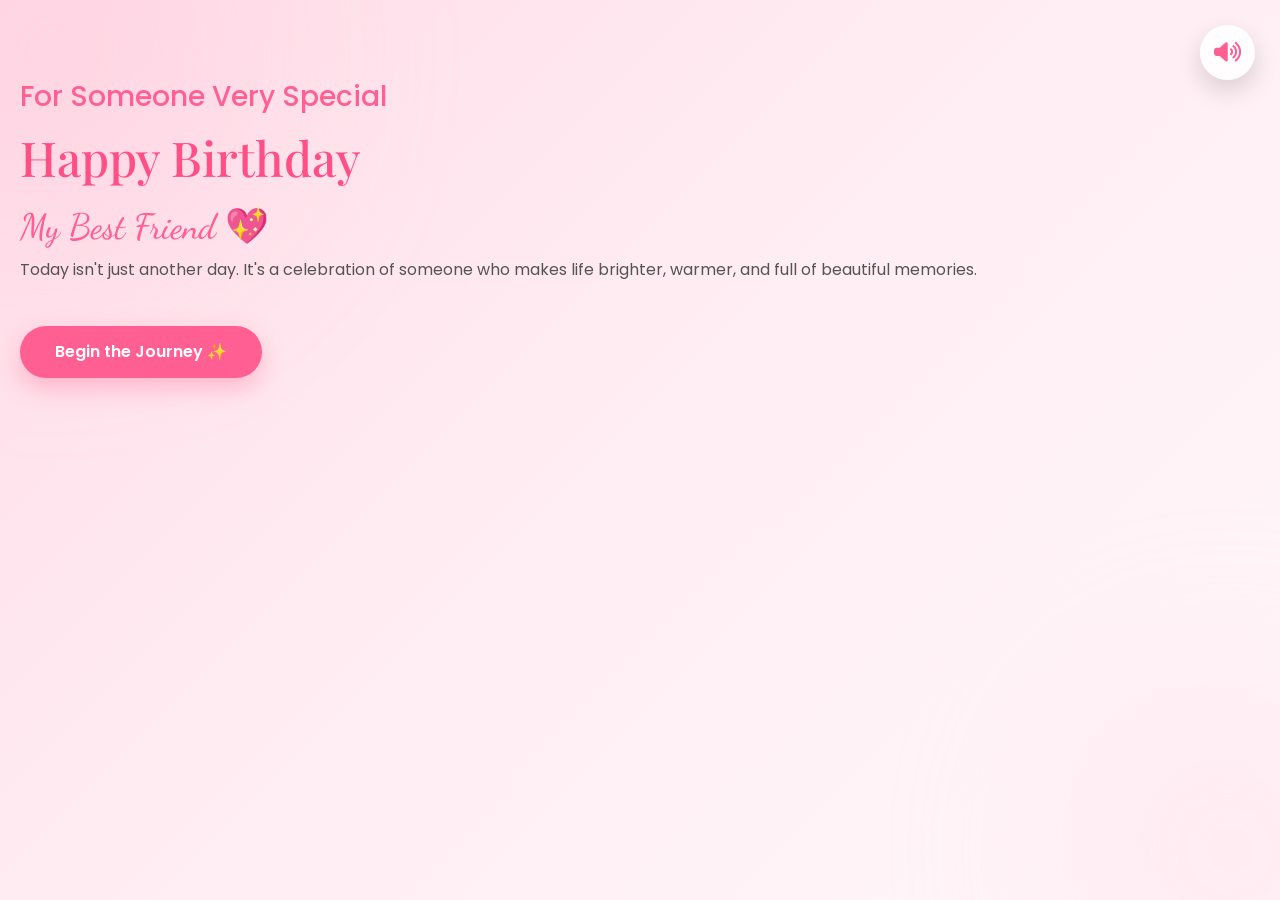
<file: index.html>
<!DOCTYPE html>
<html lang="en">

<head>

    <meta charset="UTF-8">

    <meta name="viewport"
          content="width=device-width, initial-scale=1.0">

    <title>Happy Birthday ❤️</title>

    <!-- Google Fonts -->
    <link href="https://fonts.googleapis.com/css2?family=Dancing+Script:wght@700&family=Poppins:wght@300;400;500;600&family=Playfair+Display:wght@700&display=swap"
          rel="stylesheet">

    <!-- Bootstrap -->
    <link href="https://cdn.jsdelivr.net/npm/bootstrap@5.3.7/dist/css/bootstrap.min.css"
          rel="stylesheet">

    <!-- Font Awesome -->
    <link rel="stylesheet"
          href="https://cdnjs.cloudflare.com/ajax/libs/font-awesome/6.6.0/css/all.min.css">

    <!-- CSS -->
    <link rel="stylesheet" href="style.css">

</head>

<body>

<div class="hearts">

<span>❤</span>
<span>❤</span>
<span>❤</span>
<span>❤</span>
<span>❤</span>
<span>❤</span>
<span>❤</span>

</div>

<section class="hero">

<div class="content">

<h3>For Someone Very Special</h3>

<h1>Happy Birthday</h1>

<h2>My Best Friend 💖</h2>

<p>

Today isn't just another day.

It's a celebration of someone who makes life brighter,
warmer, and full of beautiful memories.

</p>

<a href="welcome.html" class="btn-start">

Begin the Journey ✨

</a>

</div>

</section>

<audio id="bgMusic" loop preload="auto">

    <source src="D:\NISHA CLG\birthday\music\soft.aac" type="audio/mpeg">
    
</audio>

<button id="musicBtn" class="music-btn">
    
    <i class="fa-solid fa-volume-high"></i>
    
</button>

<script src="script.js"></script>

<script src="https://cdn.jsdelivr.net/npm/bootstrap@5.3.7/dist/js/bootstrap.bundle.min.js"></script>

</body>

</html>
</file>
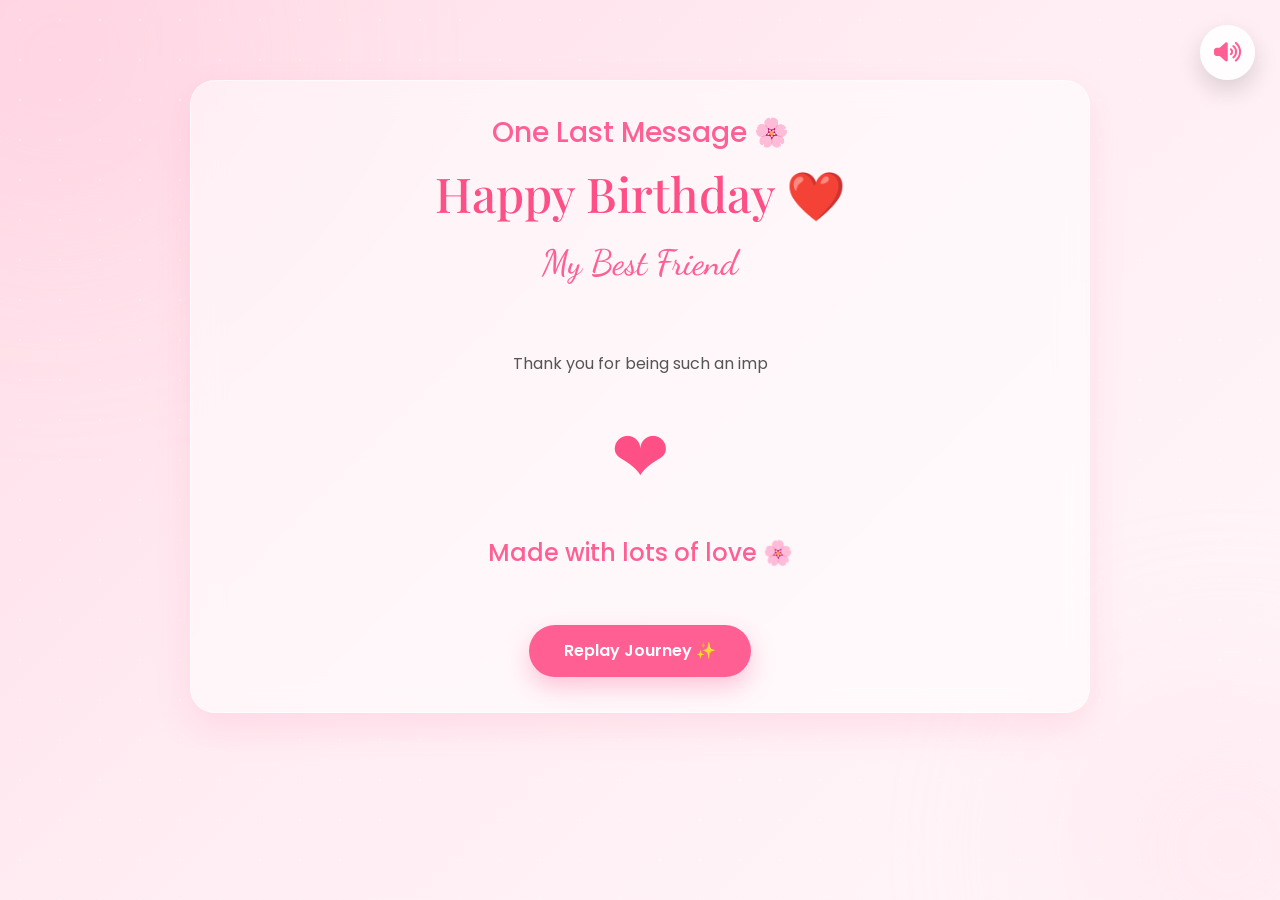
<file: final.html>
<!DOCTYPE html>
<html lang="en">

<head>

<meta charset="UTF-8">

<meta name="viewport"
content="width=device-width, initial-scale=1.0">

<title>Happy Birthday ❤️</title>

<!-- Google Fonts -->

<link href="https://fonts.googleapis.com/css2?family=Dancing+Script:wght@700&family=Poppins:wght@300;400;500;600&family=Playfair+Display:wght@700&display=swap"
rel="stylesheet">

<!-- Bootstrap -->

<link href="https://cdn.jsdelivr.net/npm/bootstrap@5.3.7/dist/css/bootstrap.min.css"
rel="stylesheet">

<!-- Font Awesome -->

<link rel="stylesheet"
href="https://cdnjs.cloudflare.com/ajax/libs/font-awesome/6.6.0/css/all.min.css">

<link rel="stylesheet"
href="style.css">

</head>

<body class="final-page">

<div class="hearts">

<span>❤</span>
<span>❤</span>
<span>❤</span>
<span>❤</span>
<span>❤</span>
<span>❤</span>
<span>❤</span>

</div>

<div class="stars"></div>

<section class="final-section">

<div class="final-card">

<h3>One Last Message 🌸</h3>

<h1>Happy Birthday ❤️</h1>

<h2>My Best Friend</h2>

<p class="typing">

Thank you for being such an important part of my life.

Thank you for every smile,
every laugh,
every crazy moment,
every memory,
and every time you stood beside me.

I truly hope this birthday becomes the beginning of your happiest year.

May every dream you have come true.

May you always smile the way you do today.

No matter where life takes us,
you'll always be one of my favorite people.

Happy Birthday once again.

❤️

</p>

<div class="heart">

❤

</div>

<h4>

Made with lots of love 🌸

</h4>

<br>

<a href="index.html"

class="btn-start">

Replay Journey ✨

</a>

</div>

</section>

<audio id="bgMusic" loop preload="auto">

    <source src="D:\NISHA CLG\birthday\music\birthday.aac" type="audio/mpeg">
    
</audio>

<button id="musicBtn" class="music-btn">
    
    <i class="fa-solid fa-volume-high"></i>
    
</button>

<script src="script.js"></script>

<script src="https://cdn.jsdelivr.net/npm/bootstrap@5.3.7/dist/js/bootstrap.bundle.min.js"></script>

</body>

</html>
</file>
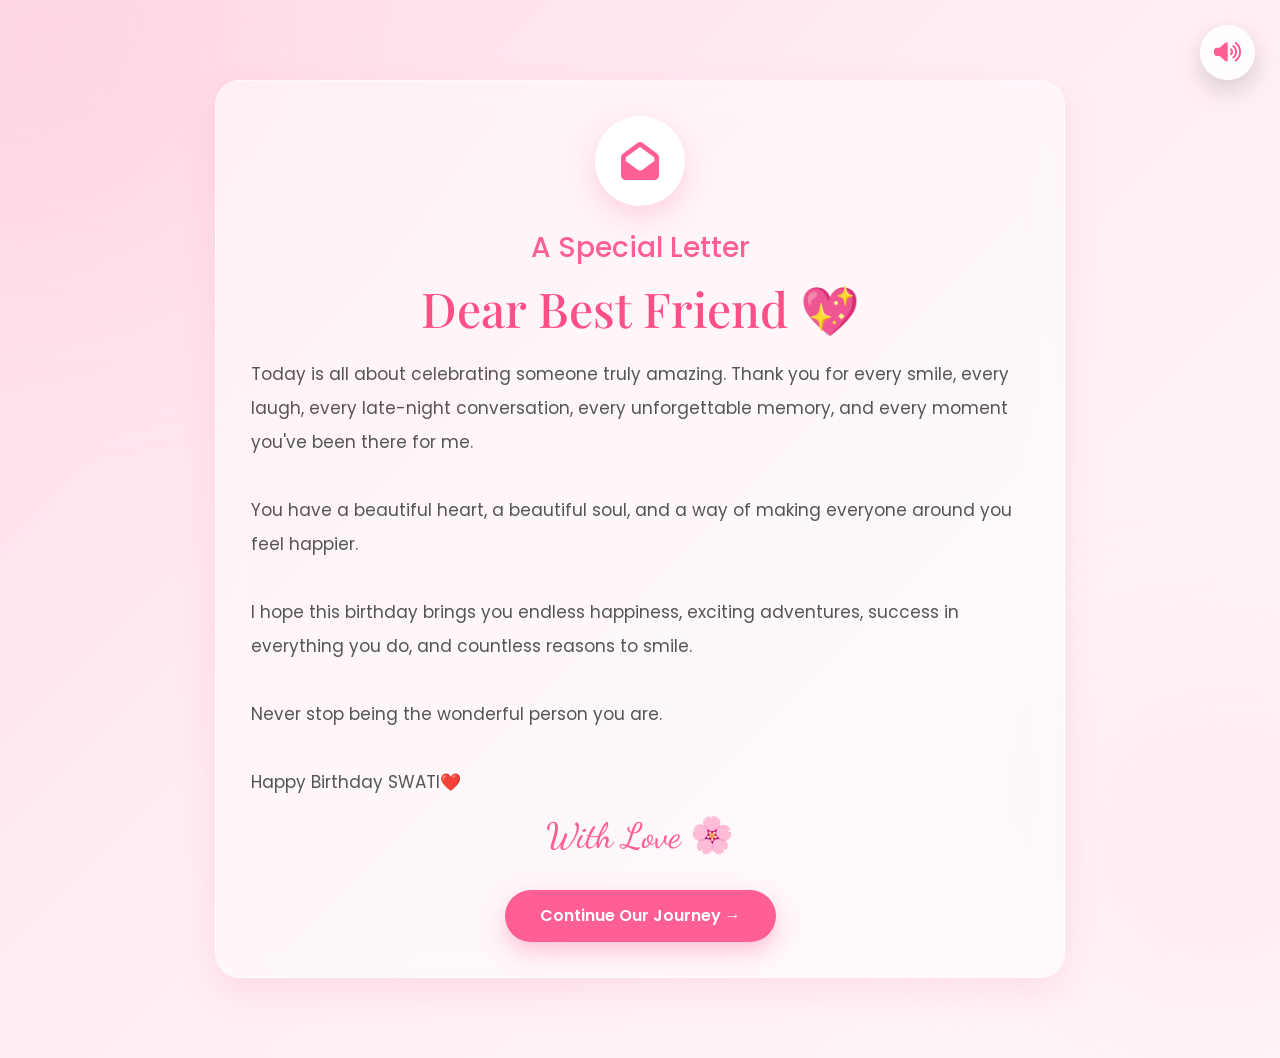
<file: letter.html>
<!DOCTYPE html>
<html lang="en">

<head>

    <meta charset="UTF-8">
    <meta name="viewport" content="width=device-width, initial-scale=1.0">

    <title>A Letter For You 💌</title>

    <!-- Google Fonts -->
    <link href="https://fonts.googleapis.com/css2?family=Dancing+Script:wght@700&family=Poppins:wght@300;400;500;600&family=Playfair+Display:wght@700&display=swap" rel="stylesheet">

    <!-- Bootstrap -->
    <link href="https://cdn.jsdelivr.net/npm/bootstrap@5.3.7/dist/css/bootstrap.min.css" rel="stylesheet">

    <!-- Font Awesome -->
    <link rel="stylesheet"
    href="https://cdnjs.cloudflare.com/ajax/libs/font-awesome/6.6.0/css/all.min.css">

    <!-- CSS -->
    <link rel="stylesheet" href="style.css">

</head>

<body class="letter-page">

    <!-- Floating Hearts -->
    <div class="hearts">

        <span>❤</span>
        <span>❤</span>
        <span>❤</span>
        <span>❤</span>
        <span>❤</span>
        <span>❤</span>
        <span>❤</span>

    </div>

    <section class="hero">

        <div class="letter-card">

            <div class="letter-icon">

                <i class="fa-solid fa-envelope-open"></i>

            </div>

            <h3>A Special Letter</h3>

            <h1>Dear Best Friend 💖</h1>

            <p class="letter-text">

                Today is all about celebrating someone truly amazing.

                Thank you for every smile, every laugh,
                every late-night conversation,
                every unforgettable memory,
                and every moment you've been there for me.

                <br><br>

                You have a beautiful heart,
                a beautiful soul,
                and a way of making everyone around you feel happier.

                <br><br>

                I hope this birthday brings you endless happiness,
                exciting adventures,
                success in everything you do,
                and countless reasons to smile.

                <br><br>

                Never stop being the wonderful person you are.

                <br><br>

                Happy Birthday SWATI❤️

            </p>

            <h2>With Love 🌸</h2>

            <a href="timeline.html" class="btn-start">

                Continue Our Journey →

            </a>

        </div>

    </section>

    <audio id="bgMusic" loop preload="auto">

        <source src="D:\NISHA CLG\birthday\music\soft.aac" type="audio/mpeg">
    
    </audio>

    <button id="musicBtn" class="music-btn">
    
        <i class="fa-solid fa-volume-high"></i>
    
    </button>

    <script src="script.js"></script>

    <script src="https://cdn.jsdelivr.net/npm/bootstrap@5.3.7/dist/js/bootstrap.bundle.min.js"></script>

</body>

</html>
</file>
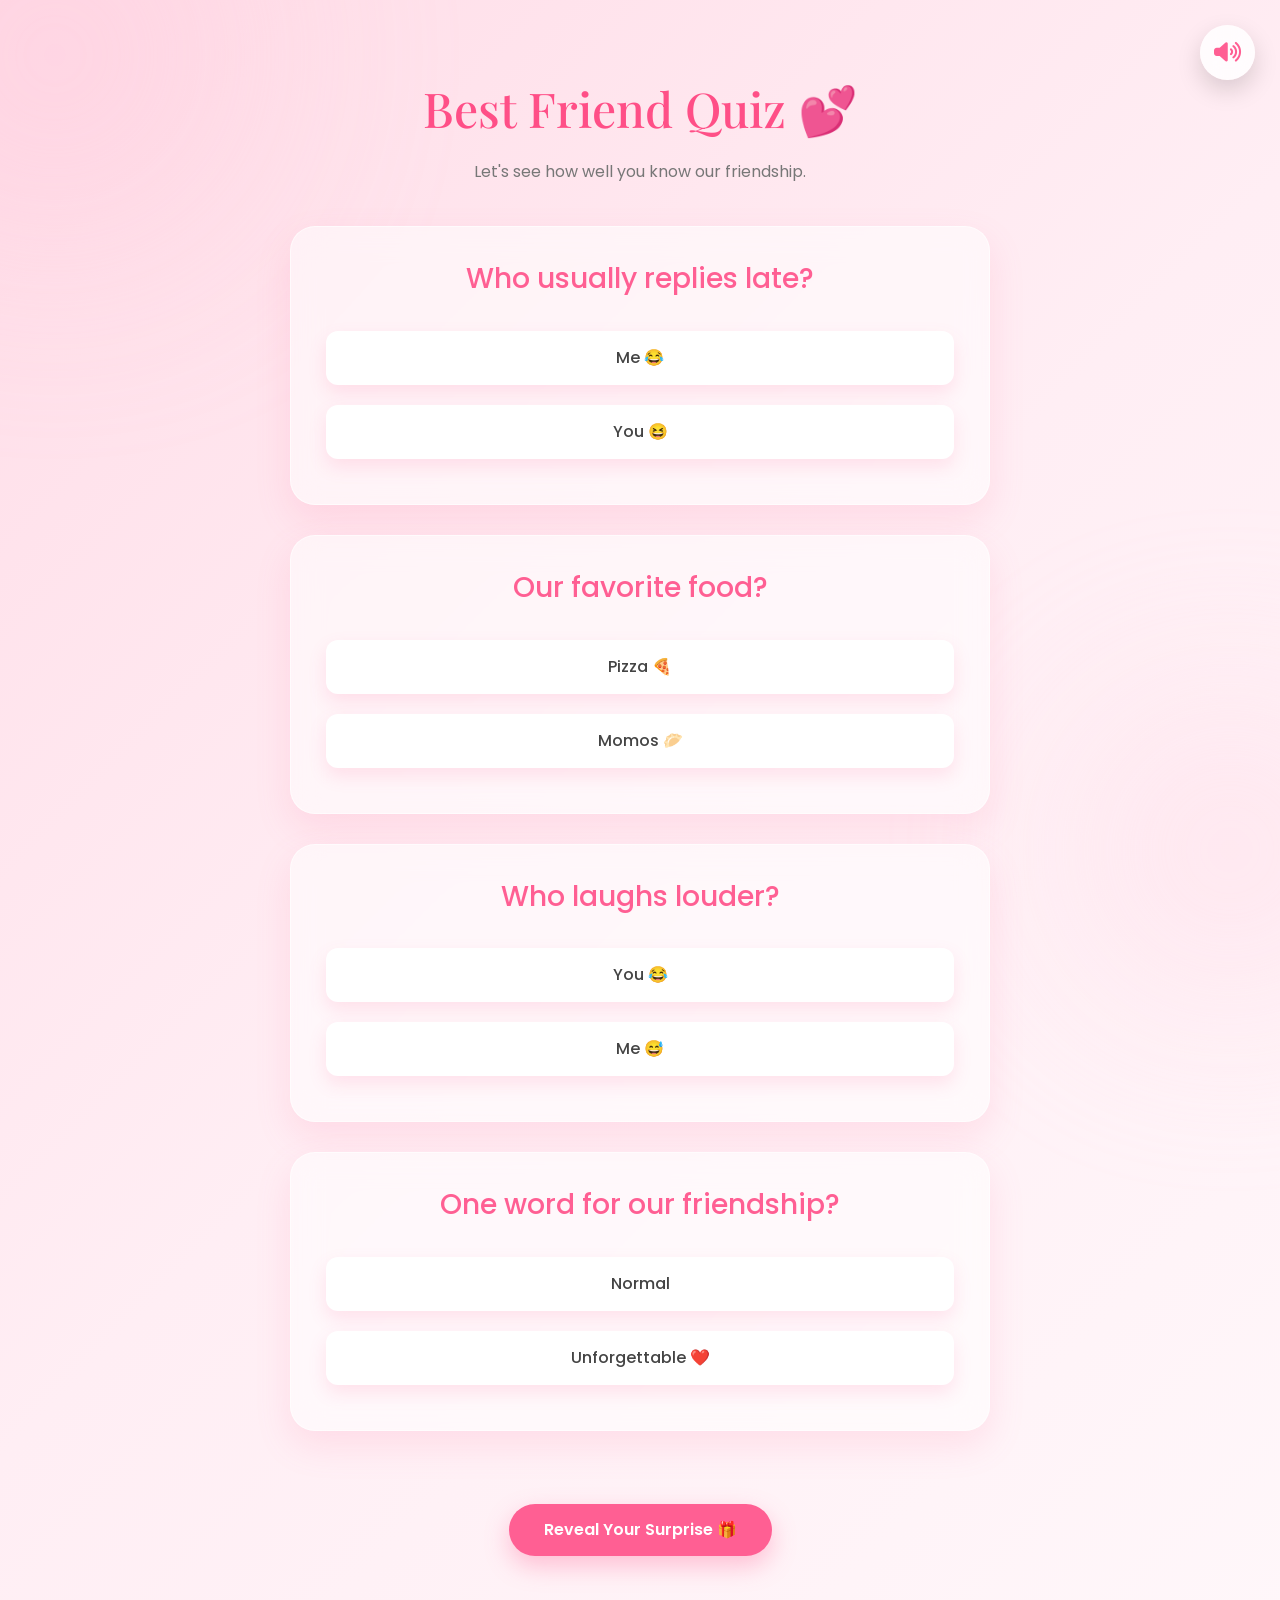
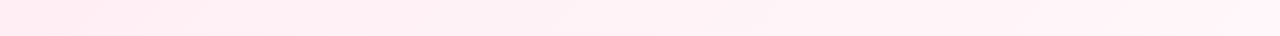
<file: quiz.html>
<!DOCTYPE html>
<html lang="en">

<head>

    <meta charset="UTF-8">

    <meta name="viewport"
        content="width=device-width, initial-scale=1.0">

    <title>Best Friend Quiz 💖</title>

    <!-- Google Fonts -->
    <link href="https://fonts.googleapis.com/css2?family=Dancing+Script:wght@700&family=Poppins:wght@300;400;500;600&family=Playfair+Display:wght@700&display=swap"
        rel="stylesheet">

    <!-- Bootstrap -->
    <link href="https://cdn.jsdelivr.net/npm/bootstrap@5.3.7/dist/css/bootstrap.min.css"
        rel="stylesheet">

    <!-- Font Awesome -->
    <link rel="stylesheet"
        href="https://cdnjs.cloudflare.com/ajax/libs/font-awesome/6.6.0/css/all.min.css">

    <!-- CSS -->
    <link rel="stylesheet"
        href="style.css">

</head>

<body class="quiz-page">

    <!-- Floating Hearts -->

    <div class="hearts">

        <span>❤</span>
        <span>❤</span>
        <span>❤</span>
        <span>❤</span>
        <span>❤</span>
        <span>❤</span>
        <span>❤</span>

    </div>

    <section>

        <div class="container">

            <h1 class="text-center">
                Best Friend Quiz 💕
            </h1>

            <p class="subtitle">

                Let's see how well you know our friendship.

            </p>

            <!-- Question 1 -->

            <div class="quiz-card">

                <h3>Who usually replies late?</h3>

                <button class="quiz-btn">
                    Me 😂
                </button>

                <button class="quiz-btn correct">
                    You 😆
                </button>

            </div>

            <!-- Question 2 -->

            <div class="quiz-card">

                <h3>Our favorite food?</h3>

                <button class="quiz-btn">
                    Pizza 🍕
                </button>

                <button class="quiz-btn correct">
                    Momos 🥟
                </button>

            </div>

            <!-- Question 3 -->

            <div class="quiz-card">

                <h3>Who laughs louder?</h3>

                <button class="quiz-btn correct">
                    You 😂
                </button>

                <button class="quiz-btn">
                    Me 😅
                </button>

            </div>

            <!-- Question 4 -->

            <div class="quiz-card">

                <h3>

                    One word for our friendship?

                </h3>

                <button class="quiz-btn">

                    Normal

                </button>

                <button class="quiz-btn correct">

                    Unforgettable ❤️

                </button>

            </div>

            <div class="text-center mt-5">

                <a href="surprise.html"
                    class="btn-start">

                    Reveal Your Surprise 🎁

                </a>

            </div>

        </div>

    </section>


    <audio id="bgMusic" loop preload="auto">

        <source src="D:\NISHA CLG\birthday\music\soft.aac" type="audio/mpeg">
        
    </audio>

    <button id="musicBtn" class="music-btn">
        
        <i class="fa-solid fa-volume-high"></i>
        
    </button>

    <script src="script.js"></script>

    <script src="https://cdn.jsdelivr.net/npm/bootstrap@5.3.7/dist/js/bootstrap.bundle.min.js"></script>

</body>

</html>
</file>
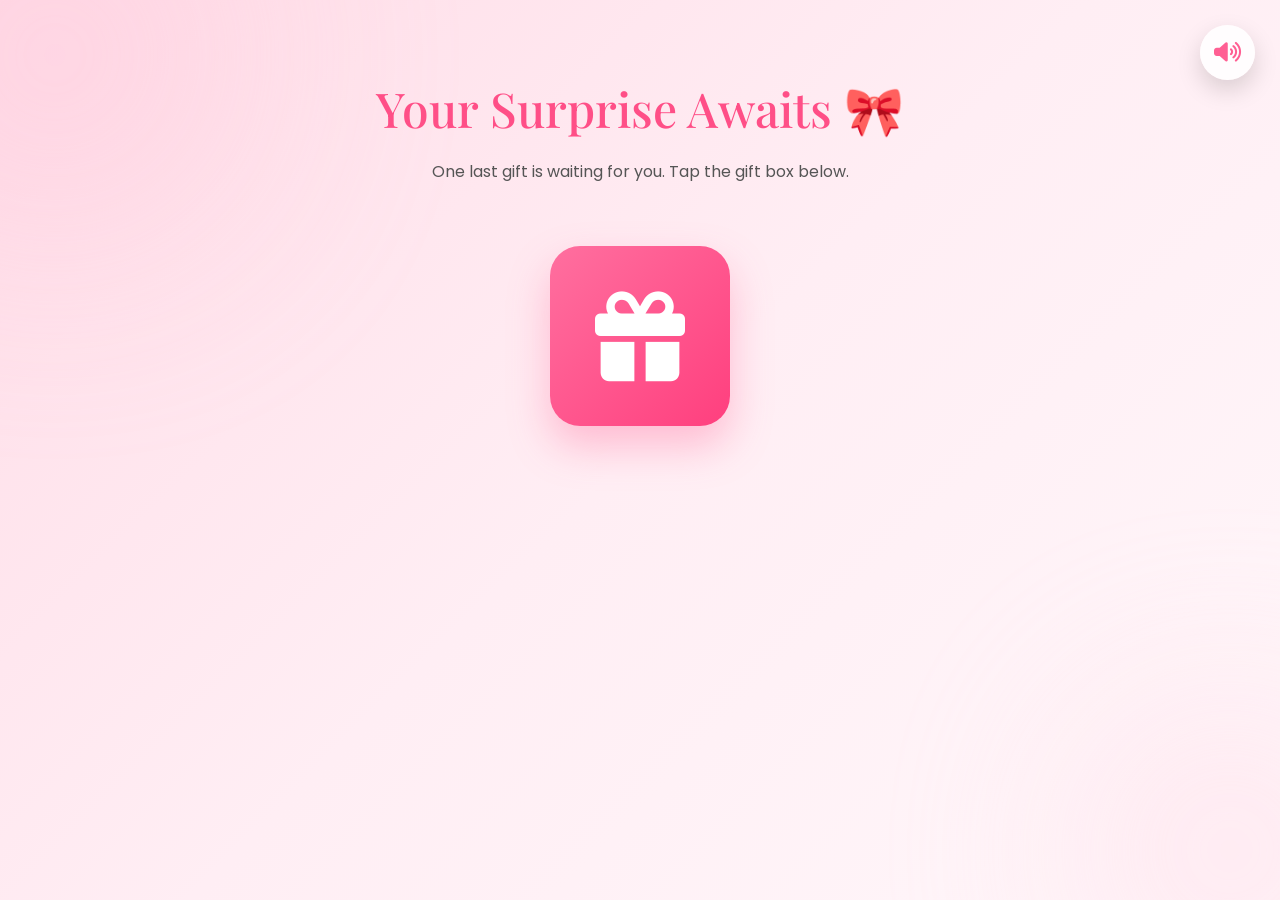
<file: surprise.html>
<!DOCTYPE html>
<html lang="en">

<head>

    <meta charset="UTF-8">

    <meta name="viewport"
          content="width=device-width, initial-scale=1.0">

    <title>Your Surprise 🎁</title>

    <!-- Google Fonts -->
    <link href="https://fonts.googleapis.com/css2?family=Dancing+Script:wght@700&family=Poppins:wght@300;400;500;600&family=Playfair+Display:wght@700&display=swap"
          rel="stylesheet">

    <!-- Bootstrap -->
    <link href="https://cdn.jsdelivr.net/npm/bootstrap@5.3.7/dist/css/bootstrap.min.css"
          rel="stylesheet">

    <!-- Font Awesome -->
    <link rel="stylesheet"
          href="https://cdnjs.cloudflare.com/ajax/libs/font-awesome/6.6.0/css/all.min.css">

    <!-- CSS -->
    <link rel="stylesheet"
          href="style.css">

</head>

<body class="surprise-page">

<!-- Floating Hearts -->

<div class="hearts">

<span>❤</span>
<span>❤</span>
<span>❤</span>
<span>❤</span>
<span>❤</span>
<span>❤</span>
<span>❤</span>

</div>

<section>

<div class="container text-center">

<h1>Your Surprise Awaits 🎀</h1>

<p>

One last gift is waiting for you.

Tap the gift box below.

</p>

<!-- Gift Box -->

<div class="surprise-box">

<i class="fa-solid fa-gift"></i>

</div>

<!-- Hidden Message -->

<div class="gift-message">

<h2>Happy Birthday ❤️</h2>

<p>

You are one of the most amazing people I've ever met.

Thank you for every smile,
every memory,
and every moment we've shared.

I hope this year brings you endless happiness,
good health,
success,
and beautiful memories.

Never stop smiling.

🌸💖🎂

</p>

<br>

<a href="final.html"
class="btn-start">

One Last Message ✨

</a>

</div>

</div>

</section>


<audio id="bgMusic" loop preload="auto">

    <source src="D:\NISHA CLG\birthday\music\birthday.aac" type="audio/mpeg">
    
</audio>

<button id="musicBtn" class="music-btn">
    
    <i class="fa-solid fa-volume-high"></i>
    
</button>

<script src="script.js"></script>

<script src="https://cdn.jsdelivr.net/npm/bootstrap@5.3.7/dist/js/bootstrap.bundle.min.js"></script>


</body>

</html>
</file>
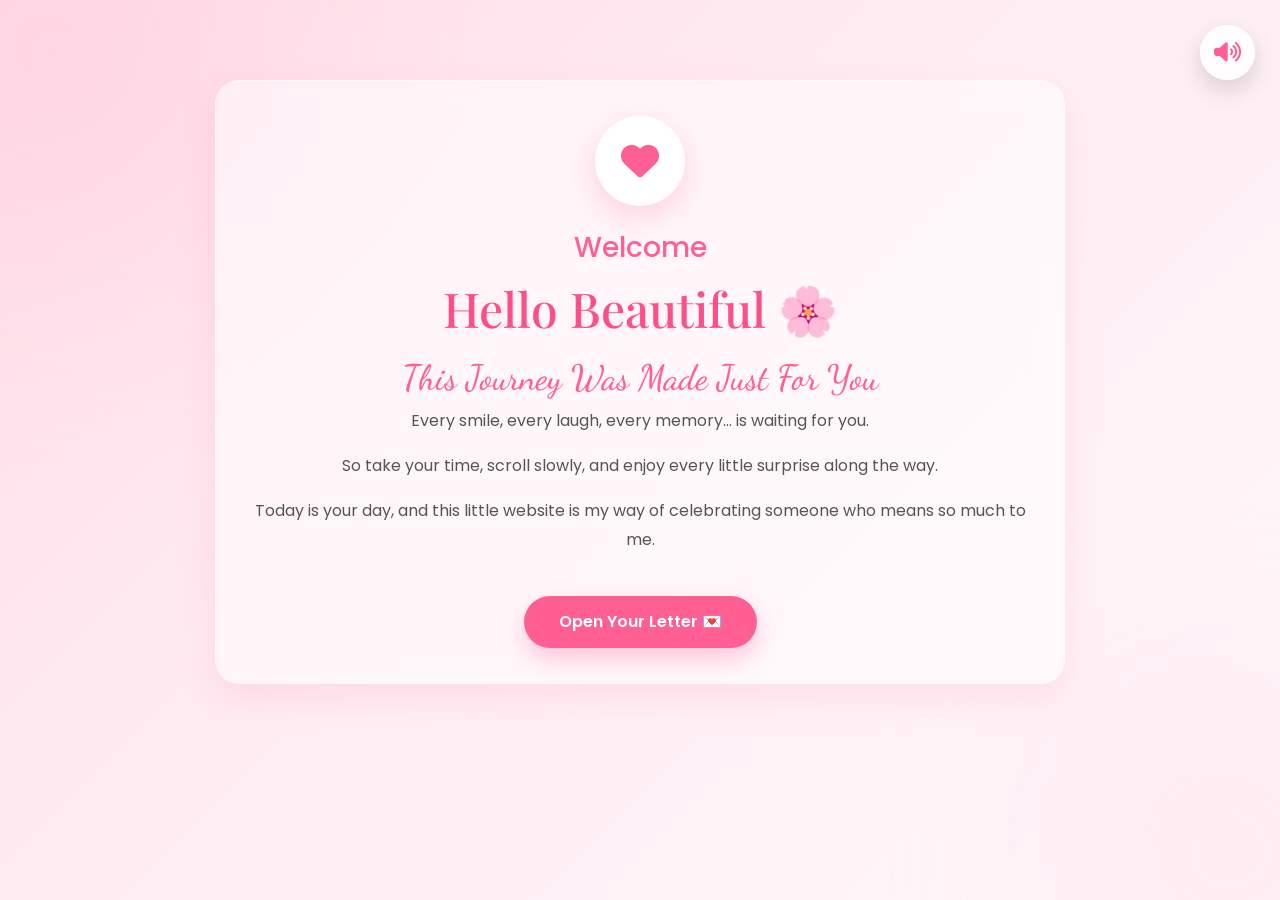
<file: welcome.html>
<!DOCTYPE html>
<html lang="en">

<head>

    <meta charset="UTF-8">

    <meta name="viewport"
        content="width=device-width, initial-scale=1.0">

    <title>Welcome 💖</title>

    <!-- Google Fonts -->
    <link href="https://fonts.googleapis.com/css2?family=Dancing+Script:wght@700&family=Poppins:wght@300;400;500;600&family=Playfair+Display:wght@700&display=swap"
        rel="stylesheet">

    <!-- Bootstrap -->
    <link href="https://cdn.jsdelivr.net/npm/bootstrap@5.3.7/dist/css/bootstrap.min.css"
        rel="stylesheet">

    <!-- Font Awesome -->
    <link rel="stylesheet"
        href="https://cdnjs.cloudflare.com/ajax/libs/font-awesome/6.6.0/css/all.min.css">

    <!-- CSS -->
    <link rel="stylesheet"
        href="style.css">

</head>

<body class="welcome-page">

    <!-- Floating Hearts -->
    <div class="hearts">

        <span>❤</span>
        <span>❤</span>
        <span>❤</span>
        <span>❤</span>
        <span>❤</span>
        <span>❤</span>
        <span>❤</span>

    </div>

    <section class="hero">

        <div class="welcome-card">

            <i class="fa-solid fa-heart welcome-icon"></i>

            <h3>Welcome</h3>

            <h1>Hello Beautiful 🌸</h1>

            <h2>This Journey Was Made Just For You</h2>

            <p>
                Every smile, every laugh, every memory...
                is waiting for you.
            </p>

            <p>
                So take your time, scroll slowly,
                and enjoy every little surprise along the way.
            </p>

            <p>
                Today is your day, and this little website
                is my way of celebrating someone who means so much to me.
            </p>

            <a href="letter.html" class="btn-start">

                Open Your Letter 💌

            </a>

        </div>

    </section>

    <audio id="bgMusic" loop preload="auto">

        <source src="D:\NISHA CLG\birthday\music\soft.aac" type="audio/mpeg">
    
    </audio>

    <button id="musicBtn" class="music-btn">
    
        <i class="fa-solid fa-volume-high"></i>
    
    </button>

    <script src="script.js"></script>

    <script src="https://cdn.jsdelivr.net/npm/bootstrap@5.3.7/dist/js/bootstrap.bundle.min.js"></script>


</body>

</html>
</file>
<file: style.css>
/* ======================================================
   Birthday Website - Final CSS
   Part 1 : Global Styles
====================================================== */

/* Google Fonts */
@import url('https://fonts.googleapis.com/css2?family=Dancing+Script:wght@700&family=Playfair+Display:wght@600;700&family=Poppins:wght@300;400;500;600&display=swap');

/* Reset */

*{
    margin:0;
    padding:0;
    box-sizing:border-box;
}

/* Smooth Scroll */

html{
    scroll-behavior:smooth;
}

/* Body */

body{

    font-family:'Poppins',sans-serif;
    overflow-x:hidden;

    background:
    linear-gradient(135deg,#ffdce7,#ffeef4,#fff7fa);

    color:#444;

    position:relative;

    min-height:100vh;

}

/* Decorative Background */

body::before{

    content:"";

    position:fixed;

    width:350px;
    height:350px;

    background:#ffc6da;

    border-radius:50%;

    filter:blur(120px);

    top:-120px;
    left:-120px;

    opacity:.45;

    z-index:-2;

}

body::after{

    content:"";

    position:fixed;

    width:300px;
    height:300px;

    background:#ffd7e5;

    border-radius:50%;

    filter:blur(100px);

    bottom:-100px;
    right:-100px;

    opacity:.45;

    z-index:-2;

}

/* Section */

section{

    width:100%;
    /* min-height:100vh; */

    /* display:flex; */
    justify-content:center;
    align-items:center;

    padding:80px 20px;

}

/* Headings */

h1{

    font-family:'Playfair Display',serif;

    color:#ff4f87;

    font-size:3rem;

    margin-bottom:20px;

}

h2{

    font-family:'Dancing Script',cursive;

    color:#ff5f93;

    font-size:2.2rem;

}

h3{

    color:#ff5f93;

    margin-bottom:15px;

}

p{

    line-height:1.8;

    color:#555;

}

/* Subtitle */

.subtitle{

    text-align:center;

    margin-bottom:40px;

    color:#777;

}

/* Cards */

.welcome-card,
.letter-card,
.final-card,
.quiz-card,
.memory{

    background:rgba(255,255,255,.55);

    backdrop-filter:blur(15px);

    border:1px solid rgba(255,255,255,.6);

    border-radius:25px;

    padding:35px;

    box-shadow:0 15px 35px rgba(255,105,155,.15);

    transition:.4s;

}

.welcome-card:hover,
.letter-card:hover,
.final-card:hover,
.quiz-card:hover,
.memory:hover{

    transform:translateY(-8px);

}

/* Button */

.btn-start{

    display:inline-block;

    margin-top:25px;

    padding:14px 35px;

    background:#ff5f93;

    color:#fff;

    border-radius:40px;

    text-decoration:none;

    font-weight:600;

    transition:.35s;

    box-shadow:0 10px 25px rgba(255,95,147,.35);

}

.btn-start:hover{

    background:#ff3f7e;

    transform:translateY(-4px);

    color:#fff;

}

/* Floating Hearts */

.hearts{

    position:fixed;

    inset:0;

    overflow:hidden;

    pointer-events:none;

    z-index:-1;

}

.hearts span{

    position:absolute;

    bottom:-50px;

    color:#ff8ab4;

    font-size:20px;

    animation:floatHeart 12s linear infinite;

}

.hearts span:nth-child(1){

    left:8%;
    animation-duration:10s;

}

.hearts span:nth-child(2){

    left:20%;
    animation-duration:14s;

}

.hearts span:nth-child(3){

    left:35%;
    animation-duration:11s;

}

.hearts span:nth-child(4){

    left:52%;
    animation-duration:15s;

}

.hearts span:nth-child(5){

    left:68%;
    animation-duration:12s;

}

.hearts span:nth-child(6){

    left:82%;
    animation-duration:13s;

}

.hearts span:nth-child(7){

    left:93%;
    animation-duration:10s;

}

/* Fade Animation */

.loaded{

    animation:fadeUp .8s ease forwards;

}

/* Keyframes */

@keyframes fadeUp{

    from{

        opacity:0;
        transform:translateY(40px);

    }

    to{

        opacity:1;
        transform:translateY(0);

    }

}

@keyframes floatHeart{

    0%{

        transform:translateY(0) rotate(0);

        opacity:0;

    }

    15%{

        opacity:1;

    }

    100%{

        transform:translateY(-110vh) rotate(360deg);

        opacity:0;

    }

}

/* Scrollbar */

::-webkit-scrollbar{

    width:10px;

}

::-webkit-scrollbar-thumb{

    background:#ff6f9f;

    border-radius:20px;

}

::-webkit-scrollbar-track{

    background:#fff4f8;

}

/* ======================================================
   Birthday Website - Final CSS
   Part 2 : Welcome, Letter, Timeline & Gallery
====================================================== */


/* =========================
   Welcome Page
========================= */

.welcome-page,
.letter-page,
.timeline-page,
.gallery-page{
    position: relative;
}

.welcome-card,
.letter-card,
.final-card{
    max-width: 850px;
    width: 100%;
    text-align: center;
    margin: auto;
}

.welcome-icon,
.letter-icon{

    width:90px;
    height:90px;

    margin:0 auto 25px;

    border-radius:50%;

    background:#fff;

    display:flex;
    justify-content:center;
    align-items:center;

    font-size:38px;
    color:#ff5f93;

    box-shadow:0 10px 30px rgba(255,95,147,.25);

    animation:pulse 2s infinite;

}

@keyframes pulse{

    0%{
        transform:scale(1);
    }

    50%{
        transform:scale(1.08);
    }

    100%{
        transform:scale(1);
    }

}

.letter-text{

    text-align:left;

    margin-top:20px;

    line-height:2;

    font-size:17px;

}

/* ===================================================
   MEMORY WALL PAGE
=================================================== */

.memory-page{
    background:linear-gradient(135deg,#ffdce7,#fff3f8,#fff9fb);
    overflow-x:hidden;
}

/* Section */

.memory-section{
    padding:80px 20px;
}

/* Container */

.memory-section .container{
    max-width:1300px;
    margin:auto;
}

/* Heading */

.memory-section h1{
    font-family:'Playfair Display',serif;
    font-size:3rem;
    color:#ff4f87;
    text-align:center;
    margin-bottom:15px;
}

.memory-section .subtitle{
    text-align:center;
    font-size:18px;
    color:#777;
    margin-bottom:60px;
}

/* =====================
   Memory Grid
===================== */

.memory-grid{

    display:grid;

    grid-template-columns:repeat(auto-fit,minmax(350px,1fr));

    gap:40px;

    width:100%;

}

/* =====================
   Card
===================== */

.memory-card{

    background:rgba(255,255,255,.9);

    border-radius:25px;

    overflow:hidden;

    box-shadow:0 15px 35px rgba(255,105,155,.18);

    transition:.35s ease;

}

.memory-card:hover{

    transform:translateY(-10px);

    box-shadow:0 25px 45px rgba(255,105,155,.28);

}

/* =====================
   Image
===================== */

.memory-card img{

    width:100%;

    height:320px;

    object-fit:cover;

    display:block;

}

/* =====================
   Text
===================== */

.memory-card h3{

    margin:22px 20px 15px;

    font-size:28px;

    color:#ff4f87;

    font-family:'Playfair Display',serif;

}

.memory-card p{

    margin:0 20px 25px;

    color:#666;

    line-height:1.8;

}

/* =====================
   Button
===================== */

.memory-section .text-center{

    margin-top:70px;

}

.memory-section .btn-start{

    display:inline-block;

    padding:15px 40px;

    border-radius:40px;

    background:#ff5f93;

    color:#fff;

    font-weight:600;

    text-decoration:none;

    transition:.3s;

}

.memory-section .btn-start:hover{

    background:#ff3f7e;

    transform:translateY(-4px);

}

/* =====================
   Responsive
===================== */

@media(max-width:992px){

    .memory-grid{

        grid-template-columns:1fr;

    }

}

@media(max-width:768px){

    .memory-section{

        padding:60px 18px;

    }

    .memory-section h1{

        font-size:2.3rem;

    }

    .memory-card img{

        height:260px;

    }

    .memory-card h3{

        font-size:24px;

    }

}

@media(max-width:480px){

    .memory-section h1{

        font-size:2rem;

    }

    .memory-section .subtitle{

        font-size:15px;

    }

    .memory-card img{

        height:220px;

    }

    .memory-card h3{

        font-size:22px;

    }

    .memory-card p{

        font-size:15px;

    }

    .memory-section .btn-start{

        width:100%;

        text-align:center;

    }

}

/* ======================================================
   GALLERY PAGE
====================================================== */

.gallery-page{
    background:linear-gradient(135deg,#ffdce7,#fff3f8,#fff9fb);
    min-height:100vh;
}

/* Section */

.gallery-section{
    max-width:1300px;
    margin:auto;
    padding:40px 20px;
}

/* Heading */

.gallery-section h1{
    text-align:center;
    color:#ff4f87;
    font-size:3rem;
    margin-bottom:15px;
    font-family:'Playfair Display',serif;
}

.gallery-section .subtitle{
    text-align:center;
    color:#777;
    font-size:18px;
    margin-bottom:50px;
}

/* =====================================
   Masonry Gallery
===================================== */

.gallery-grid{

    columns:2;
    column-gap:30px;

}

/* =====================================
   Card
===================================== */

.photo-card{

    display:inline-block;

    width:100%;

    margin-bottom:30px;

    background:#fff;

    border-radius:25px;

    padding:15px;

    box-shadow:0 15px 35px rgba(255,105,155,.18);

    transition:.35s ease;

    break-inside:avoid;

    overflow:hidden;

}

.photo-card:hover{

    transform:translateY(-10px);

    box-shadow:0 20px 45px rgba(255,105,155,.28);

}

/* =====================================
   Images
===================================== */

.photo-card img{

    width:100%;

    height:auto;

    display:block;

    border-radius:18px;

}

/* =====================================
   Title
===================================== */

.photo-card h4{

    text-align:center;

    margin:18px 0 10px;

    color:#ff4f87;

    font-size:30px;

    font-family:'Playfair Display',serif;

}

/* =====================================
   Description
===================================== */

.photo-card p{

    text-align:center;

    color:#666;

    line-height:1.8;

    font-size:16px;

    padding:0 10px 10px;

}

/* =====================================
   Popup
===================================== */

.popup{

    position:fixed;

    inset:0;

    background:rgba(0,0,0,.85);

    display:none;

    justify-content:center;

    align-items:center;

    z-index:9999;

    cursor:pointer;

}

.popup img{

    max-width:90%;

    max-height:90%;

    border-radius:20px;

    border:5px solid #fff;

    box-shadow:0 20px 45px rgba(0,0,0,.35);

}

/* =====================================
   Continue Button
===================================== */

.gallery-btn{

    text-align:center;

    margin-top:60px;

}

/* =====================================
   Responsive
===================================== */

@media(max-width:992px){

    .gallery-grid{

        columns:2;

    }

}

@media(max-width:768px){

    .gallery-grid{

        columns:1;

    }

    .gallery-section h1{

        font-size:2.3rem;

    }

    .photo-card h4{

        font-size:24px;

    }

}

@media(max-width:480px){

    .gallery-section{

        padding:20px 15px;

    }

    .gallery-section h1{

        font-size:2rem;

    }

    .gallery-section .subtitle{

        font-size:15px;

    }

    .photo-card{

        padding:12px;

    }

    .photo-card h4{

        font-size:22px;

    }

    .photo-card p{

        font-size:15px;

    }

}

/* ======================================================
   Birthday Website - Final CSS
   Part 3 : Quiz, Surprise & Final Page
====================================================== */


/* =========================
   Quiz Page
========================= */

.quiz-page section{
    padding:80px 20px;
}

.quiz-card{
    max-width:700px;
    margin:30px auto;
    text-align:center;
}

.quiz-card h3{
    margin-bottom:25px;
}

.quiz-btn{

    width:100%;

    padding:15px;

    margin:10px 0;

    border:none;

    border-radius:12px;

    background:#fff;

    color:#444;

    font-size:16px;

    font-weight:500;

    cursor:pointer;

    transition:.3s;

    box-shadow:0 8px 18px rgba(255,95,147,.15);

}

.quiz-btn:hover{

    background:#ff5f93;

    color:#fff;

    transform:translateY(-3px);

}

.quiz-btn:disabled{

    cursor:not-allowed;

    opacity:.95;

}



/* =========================
   Surprise Page
========================= */

.surprise-page section{

    text-align:center;

}

.surprise-box{

    width:180px;
    height:180px;

    margin:60px auto;

    border-radius:30px;

    background:linear-gradient(135deg,#ff6f9f,#ff3f7e);

    display:flex;
    justify-content:center;
    align-items:center;

    color:#fff;

    font-size:90px;

    cursor:pointer;

    box-shadow:0 20px 40px rgba(255,95,147,.35);

    animation:bounceGift 2s infinite;

    transition:.4s;

}

.surprise-box:hover{

    transform:scale(1.08);

}

@keyframes bounceGift{

    0%,100%{

        transform:translateY(0);

    }

    50%{

        transform:translateY(-12px);

    }

}

.gift-message{

    display:none;

    max-width:800px;

    margin:40px auto;

    background:rgba(255,255,255,.65);

    backdrop-filter:blur(15px);

    border-radius:25px;

    padding:40px;

    box-shadow:0 15px 35px rgba(255,95,147,.2);

}

.gift-message h2{

    margin-bottom:20px;

}

.gift-message p{

    font-size:17px;

}



/* =========================
   Final Page
========================= */

.final-page{

    overflow-x:hidden;

}

.final-section{

    position:relative;

    z-index:2;

}

.final-card{

    position:relative;

    max-width:900px;

}

.final-card h1{

    margin-top:15px;

}

.final-card h4{

    color:#ff5f93;

    margin-top:30px;

}

.heart{

    font-size:70px;

    color:#ff4f87;

    margin:25px 0;

    animation:pulse 2s infinite;

}



/* =========================
   Stars
========================= */

.stars{

    position:fixed;

    inset:0;

    pointer-events:none;

    z-index:-1;

    background-image:
    radial-gradient(circle,#ffffff 1px,transparent 1px);

    background-size:40px 40px;

    opacity:.35;

}



/* =========================
   Music Button
========================= */

.music-btn{

    position:fixed;

    top:25px;

    right:25px;

    width:55px;

    height:55px;

    border:none;

    border-radius:50%;

    background:rgba(255,255,255,.85);

    backdrop-filter:blur(10px);

    color:#ff5f93;

    font-size:22px;

    cursor:pointer;

    z-index:9999;

    box-shadow:0 10px 25px rgba(0,0,0,.15);

    transition:.3s;

}

.music-btn:hover{

    transform:scale(1.1);

}

/* =========================
   Typing Effect
========================= */

.typing{

    white-space:pre-line;

}

/* ======================================================
   Birthday Website - Final CSS
   Part 4 : Responsive Design & Final Polish
====================================================== */


/* =========================
   Scroll To Top Button
========================= */

.top-btn{

    position:fixed;

    bottom:95px;

    right:25px;

    width:55px;

    height:55px;

    border:none;

    border-radius:50%;

    background:#ff5f93;

    color:#fff;

    font-size:22px;

    cursor:pointer;

    display:flex;

    justify-content:center;

    align-items:center;

    box-shadow:0 10px 25px rgba(255,95,147,.3);

    opacity:0;

    visibility:hidden;

    transition:.3s;

    z-index:999;

}

.top-btn.show{

    opacity:1;

    visibility:visible;

}

.top-btn:hover{

    transform:translateY(-5px);

}



/* =========================
   Cursor Heart
========================= */

.cursor-heart{

    position:absolute;

    color:#ff5f93;

    font-size:18px;

    pointer-events:none;

    animation:heartFly 1s linear forwards;

    z-index:9999;

}

@keyframes heartFly{

    0%{

        opacity:1;

        transform:translate(-50%,-50%) scale(1);

    }

    100%{

        opacity:0;

        transform:translate(-50%,-90px) scale(0);

    }

}



/* =========================
   Selection
========================= */

::selection{

    background:#ff5f93;

    color:#fff;

}



/* =========================
   Links
========================= */

a{

    text-decoration:none;

}

img{

    max-width:100%;

    display:block;

}



/* =========================
   Responsive
========================= */

@media(max-width:992px){

    h1{

        font-size:2.5rem;

    }

    h2{

        font-size:2rem;

    }

    .timeline::before{

        left:25px;

    }

    .memory{

        width:100%;

        left:0 !important;

        padding-left:70px;

    }

    .memory::before{

        left:5px;

    }

}



@media(max-width:768px){

    section{

        padding:60px 18px;

    }

    h1{

        font-size:2.1rem;

    }

    h2{

        font-size:1.8rem;

    }

    .welcome-card,
    .letter-card,
    .final-card,
    .quiz-card,
    .gift-message{

        padding:25px;

    }

    .surprise-box{

        width:150px;

        height:150px;

        font-size:70px;

    }

    .gallery-grid{

        grid-template-columns:1fr;

    }

}



@media(max-width:480px){

    h1{

        font-size:1.8rem;

    }

    h2{

        font-size:1.5rem;

    }

    p{

        font-size:15px;

    }

    .btn-start{

        width:100%;

        text-align:center;

    }

    .welcome-icon,
    .letter-icon{

        width:70px;

        height:70px;

        font-size:28px;

    }

}



/* =========================
   End of CSS
========================= */
</file>
